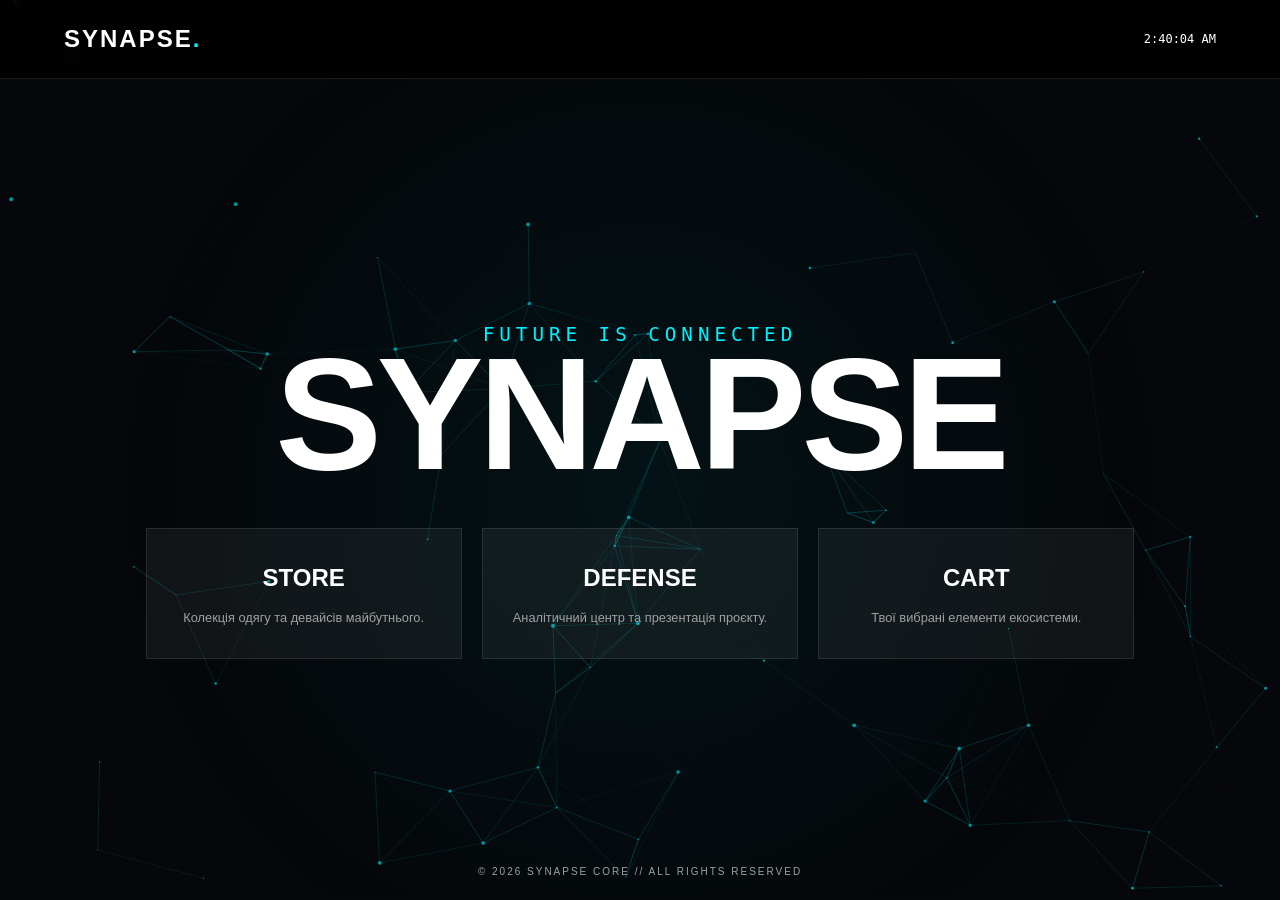
<file: index.html>
<!DOCTYPE html>
<html lang="uk">
<head>
    <meta charset="UTF-8">
    <meta name="viewport" content="width=device-width, initial-scale=1.0">
    <title>SYNAPSE // DIGITAL ECOSYSTEM</title>
    <link rel="stylesheet" href="style.css">
    <style>
        /* Специфічні стилі для головної */
        .hero-section {
            height: calc(100vh - 80px);
            display: flex;
            align-items: center;
            justify-content: center;
            position: relative;
            overflow: hidden;
        }

        .hero-content {
            text-align: center;
            z-index: 10;
        }

        .main-title {
            font-size: clamp(3rem, 15vw, 10rem);
            font-weight: 900;
            letter-spacing: -5px;
            line-height: 0.8;
            margin-bottom: 20px;
            text-transform: uppercase;
        }

        .subtitle {
            font-family: monospace;
            color: var(--accent);
            letter-spacing: 5px;
            font-size: clamp(0.8rem, 2vw, 1.2rem);
        }

        .nav-cards {
            display: grid;
            grid-template-columns: repeat(3, 1fr);
            gap: 20px;
            margin-top: 50px;
            max-width: 1000px;
        }

        .nav-card {
            background: rgba(255, 255, 255, 0.05);
            border: 1px solid var(--border);
            padding: 30px;
            text-decoration: none;
            color: white;
            transition: 0.4s cubic-bezier(0.4, 0, 0.2, 1);
            position: relative;
            overflow: hidden;
        }

        .nav-card:hover {
            background: var(--accent-dim);
            border-color: var(--accent);
            transform: translateY(-10px);
        }

        .nav-card h3 {
            font-size: 1.5rem;
            margin-bottom: 10px;
        }

        .nav-card p {
            font-size: 0.8rem;
            color: var(--text-dim);
        }

        .floating-bg {
            position: absolute;
            width: 100%;
            height: 100%;
            background: radial-gradient(circle at center, rgba(0, 242, 255, 0.05) 0%, transparent 70%);
            z-index: 1;
        }
    </style>
</head>
<body>
    <canvas id="neuron-canvas"></canvas>

    <nav>
        <a href="index.html" class="logo">SYNAPSE<span>.</span></a>
        <div id="clock" style="font-family: monospace; font-size: 12px;">00:00:00</div>
    </nav>

    <main class="hero-section">
        <div class="floating-bg"></div>
        
        <div class="hero-content">
            <p class="subtitle fade-in">FUTURE IS CONNECTED</p>
            <h1 class="main-title glitch-text">SYNAPSE</h1>
            
            <div class="nav-cards">
                <a href="shop.html" class="nav-card">
                    <h3>STORE</h3>
                    <p>Колекція одягу та девайсів майбутнього.</p>
                </a>
                <a href="project-defense.html" class="nav-card">
                    <h3>DEFENSE</h3>
                    <p>Аналітичний центр та презентація проєкту.</p>
                </a>
                <a href="checkout.html" class="nav-card">
                    <h3>CART</h3>
                    <p>Твої вибрані елементи екосистеми.</p>
                </a>
            </div>
        </div>
    </main>

    <footer style="position: absolute; bottom: 20px; width: 100%; text-align: center; color: var(--text-dim); font-size: 10px; letter-spacing: 2px;">
        © 2026 SYNAPSE CORE // ALL RIGHTS RESERVED
    </footer>

    <script src="neurons.js"></script>
    <script>
        // Оновлення годинника
        setInterval(() => {
            document.getElementById('clock').innerText = new Date().toLocaleTimeString();
        }, 1000);
    </script>
</body>
</html>
</file>
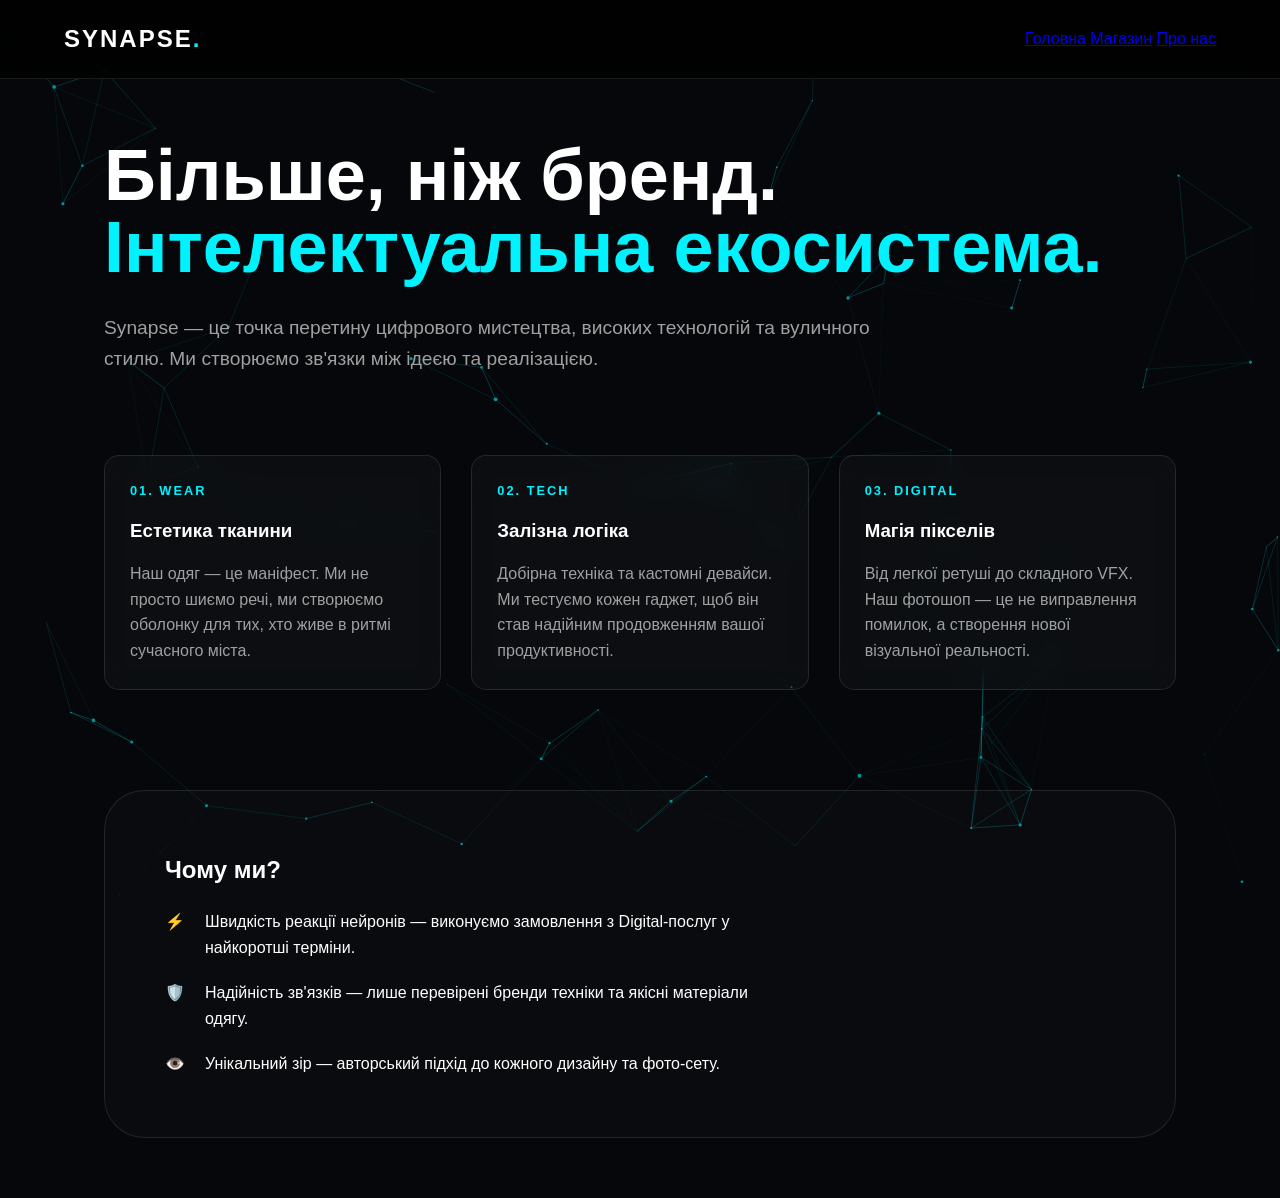
<file: about.html>
<!DOCTYPE html>
<html lang="uk">
<head>
    <meta charset="UTF-8">
    <meta name="viewport" content="width=device-width, initial-scale=1.0">
    <title>Synapse // Про нас</title>
    <link rel="stylesheet" href="style.css">
</head>
<body>
    <canvas id="neuron-canvas"></canvas>

    <nav>
        <a href="index.html" class="logo">SYNAPSE<span>.</span></a>
        <div class="nav-links">
            <a href="index.html">Головна</a>
            <a href="shop.html">Магазин</a>
            <a href="about.html" class="active">Про нас</a>
        </div>
    </nav>

    <main class="container" style="padding: 60px 5%;">
        <section style="margin-bottom: 80px; text-align: left;">
            <h1 style="font-size: clamp(2.5rem, 8vw, 4.5rem); line-height: 1; margin-bottom: 30px;">
                Більше, ніж бренд.<br><span style="color: var(--accent);">Інтелектуальна екосистема.</span>
            </h1>
            <p style="color: var(--text-dim); font-size: 1.2rem; max-width: 800px;">
                Synapse — це точка перетину цифрового мистецтва, високих технологій та вуличного стилю. Ми створюємо зв'язки між ідеєю та реалізацією.
            </p>
        </section>

        <div class="grid" style="display: grid; grid-template-columns: repeat(auto-fit, minmax(300px, 1fr)); gap: 30px;">
            
            <div class="glass-card">
                <div style="color: var(--accent); font-size: 0.8rem; font-weight: 800; letter-spacing: 2px; margin-bottom: 15px;">01. WEAR</div>
                <h3>Естетика тканини</h3>
                <p style="color: var(--text-dim); margin-top: 15px;">Наш одяг — це маніфест. Ми не просто шиємо речі, ми створюємо оболонку для тих, хто живе в ритмі сучасного міста.</p>
            </div>

            <div class="glass-card">
                <div style="color: var(--accent); font-size: 0.8rem; font-weight: 800; letter-spacing: 2px; margin-bottom: 15px;">02. TECH</div>
                <h3>Залізна логіка</h3>
                <p style="color: var(--text-dim); margin-top: 15px;">Добірна техніка та кастомні девайси. Ми тестуємо кожен гаджет, щоб він став надійним продовженням вашої продуктивності.</p>
            </div>

            <div class="glass-card">
                <div style="color: var(--accent); font-size: 0.8rem; font-weight: 800; letter-spacing: 2px; margin-bottom: 15px;">03. DIGITAL</div>
                <h3>Магія пікселів</h3>
                <p style="color: var(--text-dim); margin-top: 15px;">Від легкої ретуші до складного VFX. Наш фотошоп — це не виправлення помилок, а створення нової візуальної реальності.</p>
            </div>

        </div>

        <section style="margin-top: 100px; padding: 60px; background: rgba(255,255,255,0.02); border-radius: 40px; border: 1px solid var(--border);">
            <div style="max-width: 600px;">
                <h2 style="margin-bottom: 20px;">Чому ми?</h2>
                <div style="display: flex; flex-direction: column; gap: 20px;">
                    <div style="display: flex; gap: 20px;">
                        <span style="color: var(--accent); font-weight: 900;">⚡</span>
                        <p>Швидкість реакції нейронів — виконуємо замовлення з Digital-послуг у найкоротші терміни.</p>
                    </div>
                    <div style="display: flex; gap: 20px;">
                        <span style="color: var(--accent); font-weight: 900;">🛡️</span>
                        <p>Надійність зв'язків — лише перевірені бренди техніки та якісні матеріали одягу.</p>
                    </div>
                    <div style="display: flex; gap: 20px;">
                        <span style="color: var(--accent); font-weight: 900;">👁️</span>
                        <p>Унікальний зір — авторський підхід до кожного дизайну та фото-сету.</p>
                    </div>
                </div>
            </div>
        </section>
    </main>

    <script src="neurons.js"></script>
</body>
</html>
</file>
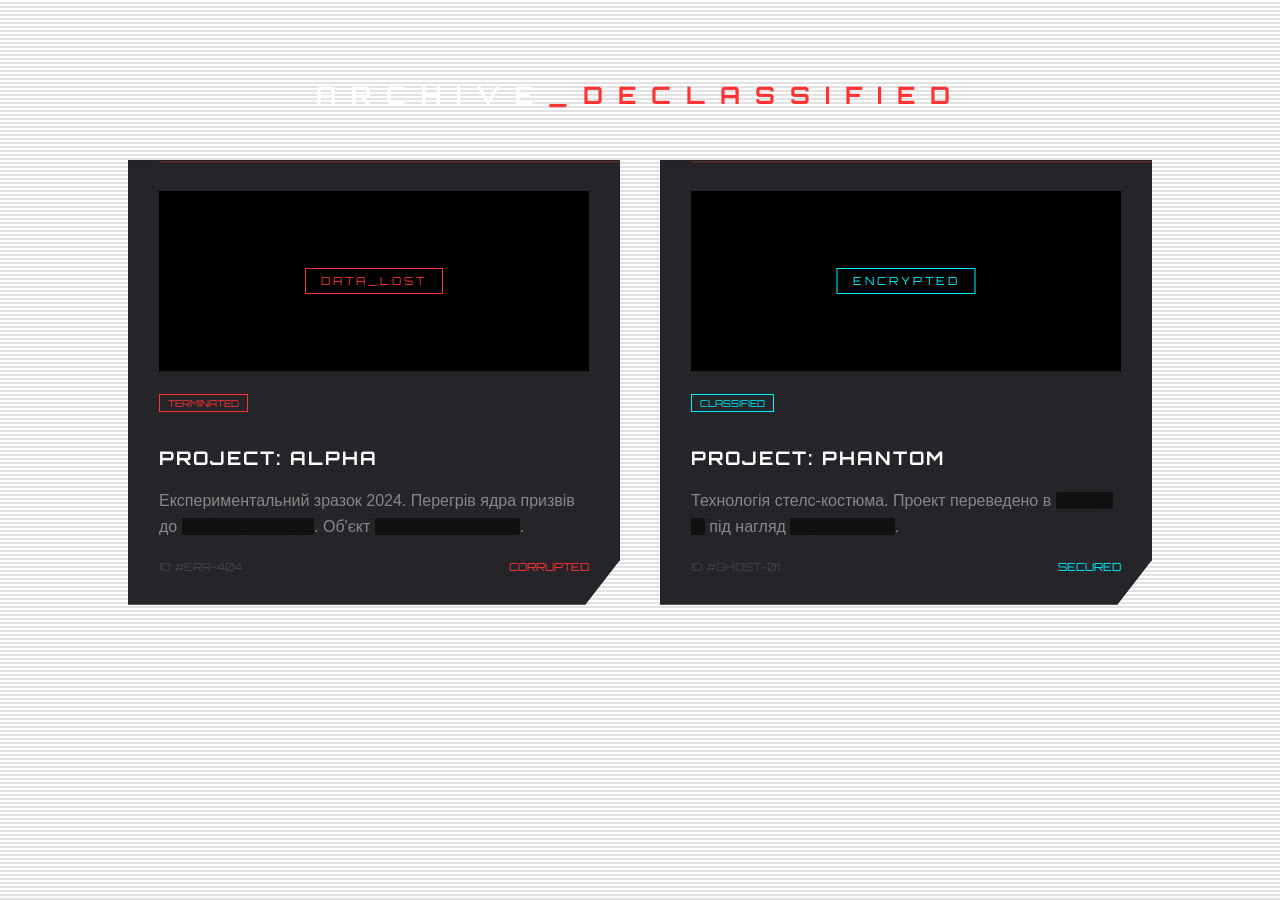
<file: archive.html>
<!DOCTYPE html>
<html lang="uk">
<head>
    <meta charset="UTF-8">
    <title>SYNAPSE // DECLASSIFIED ARCHIVE</title>
    <link href="https://fonts.googleapis.com/css2?family=Orbitron:wght@400;700;900&display=swap" rel="stylesheet">
    <style>
        :root {
            --neon: #00f2ff;
            --alert: #ff3333;
            --bg: #050505;
        }

        body {
            background-color: var(--bg);
            color: white;
            font-family: 'Segoe UI', sans-serif;
            margin: 0;
            overflow-x: hidden;
            /* Ефект старих ліній телевізора на весь екран */
            background: linear-gradient(rgba(18, 16, 16, 0) 50%, rgba(0, 0, 0, 0.1) 50%), 
                        linear-gradient(90deg, rgba(255, 0, 0, 0.03), rgba(0, 255, 0, 0.01), rgba(0, 0, 255, 0.03));
            background-size: 100% 4px, 3px 100%;
        }

        .section { padding: 60px 10%; }

        /* Сітка карток */
        .grid {
            display: grid;
            grid-template-columns: repeat(auto-fit, minmax(320px, 1fr));
            gap: 40px;
        }

        /* КАРТКА З ГЛІТЧЕМ */
        .archive-card {
            background: rgba(15, 15, 20, 0.9);
            border: 1px solid #222;
            padding: 30px;
            position: relative;
            transition: 0.4s;
            clip-path: polygon(0 0, 100% 0, 100% 90%, 93% 100%, 0 100%);
        }

        .archive-card:hover {
            border-color: var(--alert);
            box-shadow: 0 0 20px rgba(255, 51, 51, 0.2);
            transform: scale(1.02);
        }

        /* ЕФЕКТ ШУМУ (STATIC) */
        .static-noise {
            width: 100%;
            height: 180px;
            background: #000;
            position: relative;
            overflow: hidden;
            border-bottom: 2px solid #222;
            margin-bottom: 20px;
        }

        .static-noise::before {
            content: "";
            position: absolute;
            top: 0; left: 0; width: 100%; height: 100%;
            background: url('https://media.giphy.com/media/oEI9uWUicS3Ze/giphy.gif'); /* Гіфка шуму для 100% роботи */
            background-size: cover;
            opacity: 0.1;
        }

        .no-signal-text {
            position: absolute;
            top: 50%; left: 50%;
            transform: translate(-50%, -50%);
            font-family: 'Orbitron';
            color: var(--alert);
            border: 1px solid var(--alert);
            padding: 5px 15px;
            font-size: 0.7rem;
            letter-spacing: 3px;
            background: rgba(0,0,0,0.9);
        }

        /* REDACTED ТЕКСТ */
        .redacted {
            background: #111;
            color: #111;
            padding: 0 5px;
            transition: 0.3s;
            border-radius: 2px;
            cursor: pointer;
        }

        .redacted:hover {
            background: var(--alert);
            color: black;
        }

        .status-badge {
            font-family: 'Orbitron';
            color: var(--alert);
            font-size: 0.6rem;
            border: 1px solid var(--alert);
            padding: 2px 8px;
            display: inline-block;
            margin-bottom: 15px;
        }

        h3 { font-family: 'Orbitron'; letter-spacing: 2px; }

        /* Декоративні скануючі лінії */
        .scanline {
            width: 100%;
            height: 2px;
            background: rgba(255, 51, 51, 0.2);
            position: absolute;
            top: 0;
            animation: moveScan 4s linear infinite;
        }

        @keyframes moveScan {
            0% { top: 0; }
            100% { top: 100%; }
        }
    </style>
</head>
<body>

    <section class="section">
        <h1 style="font-family: 'Orbitron'; color: white; text-align: center; letter-spacing: 15px; margin-bottom: 50px;">
            ARCHIVE<span style="color: var(--alert);">_DECLASSIFIED</span>
        </h1>

        <div class="grid">
            
            <div class="archive-card">
                <div class="scanline"></div>
                <div class="static-noise">
                    <div class="no-signal-text">DATA_LOST</div>
                </div>
                
                <div class="status-badge">TERMINATED</div>
                <h3>PROJECT: ALPHA</h3>
                <p style="color: #888; line-height: 1.6;">
                    Експериментальний зразок 2024. Перегрів ядра призвів до 
                    <span class="redacted">вибуху реактора</span>. 
                    Об'єкт <span class="redacted">повністю знищено</span>.
                </p>
                <div style="margin-top: 20px; color: #444; font-size: 0.7rem; font-family: 'Orbitron'; display: flex; justify-content: space-between;">
                    <span>ID: #ERR-404</span>
                    <span style="color: var(--alert);">CORRUPTED</span>
                </div>
            </div>

            <div class="archive-card">
                <div class="scanline" style="animation-delay: 2s;"></div>
                <div class="static-noise">
                    <div class="no-signal-text" style="color: var(--neon); border-color: var(--neon);">ENCRYPTED</div>
                </div>

                <div class="status-badge" style="color: var(--neon); border-color: var(--neon);">CLASSIFIED</div>
                <h3>PROJECT: PHANTOM</h3>
                <p style="color: #888; line-height: 1.6;">
                    Технологія стелс-костюма. Проект переведено в 
                    <span class="redacted">Сектор 7</span> під нагляд 
                    <span class="redacted">Ради Десяти</span>.
                </p>
                <div style="margin-top: 20px; color: #444; font-size: 0.7rem; font-family: 'Orbitron'; display: flex; justify-content: space-between;">
                    <span>ID: #GHOST-01</span>
                    <span style="color: var(--neon);">SECURED</span>
                </div>
            </div>

        </div>
    </section>

</body>
</html>
</file>
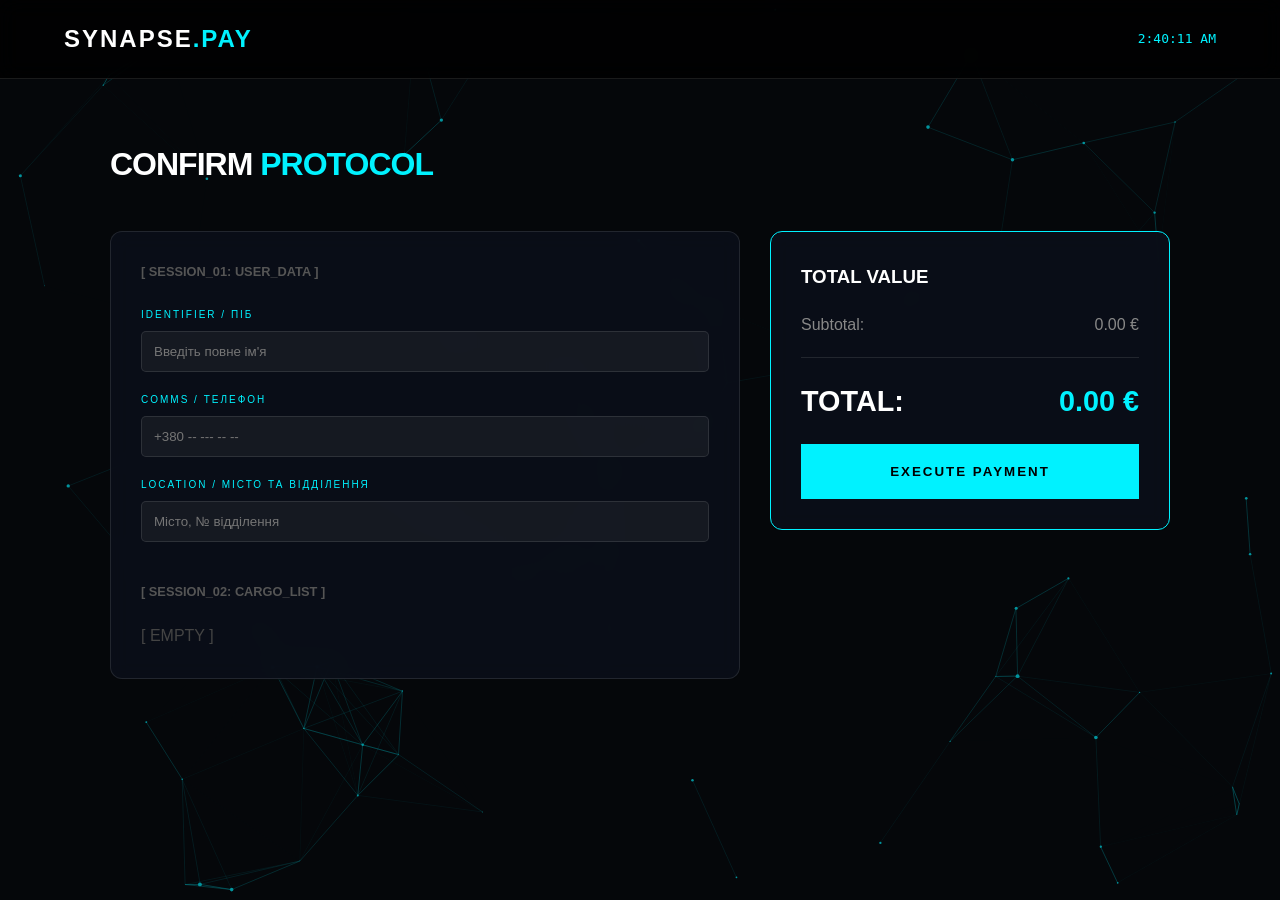
<file: checkout.html>
<!DOCTYPE html>
<html lang="uk">
<head>
    <meta charset="UTF-8">
    <meta name="viewport" content="width=device-width, initial-scale=1.0">
    <title>SYNAPSE // SECURE CHECKOUT</title>
    <link rel="stylesheet" href="style.css">
    <style>
        :root { --accent: #00f2ff; --border: rgba(255, 255, 255, 0.1); }
        body { background: #05070a; color: white; margin: 0; font-family: 'Segoe UI', sans-serif; overflow-x: hidden; }
        
        .container { max-width: 1100px; margin: 0 auto; padding: 20px; position: relative; z-index: 2; }
        .checkout-grid { display: grid; grid-template-columns: 1fr 400px; gap: 30px; margin-top: 40px; }
        
        .panel { 
            background: rgba(10, 15, 25, 0.9); 
            border: 1px solid var(--border); 
            padding: 30px; 
            border-radius: 12px; 
            backdrop-filter: blur(10px);
        }

        /* Форма */
        .input-group { margin-bottom: 20px; }
        .input-group label { display: block; font-size: 10px; color: var(--accent); margin-bottom: 8px; letter-spacing: 2px; }
        .input-group input { 
            width: 100%; background: rgba(255,255,255,0.05); border: 1px solid var(--border); 
            padding: 12px; color: white; border-radius: 5px; outline: none; transition: 0.3s;
            box-sizing: border-box;
        }
        .input-group input:focus { border-color: var(--accent); background: rgba(0, 242, 255, 0.08); }

        /* Список товарів */
        .cart-item { display: flex; justify-content: space-between; padding: 12px 0; border-bottom: 1px solid rgba(255,255,255,0.05); font-family: monospace; }

        /* Кнопка */
        .checkout-btn {
            width: 100%; padding: 20px; background: var(--accent); color: #000;
            border: none; font-weight: 900; cursor: pointer; letter-spacing: 2px; 
            margin-top: 20px; text-transform: uppercase; transition: 0.3s;
        }
        .checkout-btn:hover { box-shadow: 0 0 30px var(--accent); transform: translateY(-2px); }

        /* Хакерський термінал */
        #payment-overlay {
            position: fixed; top: 0; left: 0; width: 100%; height: 100%;
            background: rgba(0,0,0,0.98); display: none; z-index: 10000;
            flex-direction: column; align-items: center; justify-content: center;
        }
        .terminal-box { 
            width: 450px; border: 1px solid var(--accent); padding: 30px; 
            background: #000; font-family: 'Courier New', monospace; 
            box-shadow: 0 0 50px rgba(0, 242, 255, 0.2);
        }
        .progress-bar { width: 100%; height: 2px; background: #111; margin-top: 20px; }
        .progress-fill { width: 0%; height: 100%; background: var(--accent); transition: width 0.4s; }
    </style>
</head>
<body>
    <canvas id="neuron-canvas"></canvas>

    <nav>
        <a href="index.html" class="logo">SYNAPSE<span>.PAY</span></a>
        <div id="clock" style="font-family: monospace; color: var(--accent);">00:00:00</div>
    </nav>

    <main class="container">
        <h1 style="margin-top: 40px; letter-spacing: -1px;">CONFIRM <span style="color:var(--accent)">PROTOCOL</span></h1>
        
        <div class="checkout-grid">
            <div class="panel">
                <h3 style="margin-bottom: 25px; font-size: 0.8rem; color: #555;">[ SESSION_01: USER_DATA ]</h3>
                <div class="input-group">
                    <label>IDENTIFIER / ПІБ</label>
                    <input type="text" id="user-name" placeholder="Введіть повне ім'я">
                </div>
                <div class="input-group">
                    <label>COMMS / ТЕЛЕФОН</label>
                    <input type="text" id="user-phone" placeholder="+380 -- --- -- --">
                </div>
                <div class="input-group">
                    <label>LOCATION / МІСТО ТА ВІДДІЛЕННЯ</label>
                    <input type="text" id="user-city" placeholder="Місто, № відділення">
                </div>

                <h3 style="margin: 40px 0 20px; font-size: 0.8rem; color: #555;">[ SESSION_02: CARGO_LIST ]</h3>
                <div id="items-list"></div>
            </div>

            <div class="panel" style="border-color: var(--accent); height: fit-content; position: sticky; top: 20px;">
                <h3 style="margin-bottom: 20px;">TOTAL VALUE</h3>
                <div style="display:flex; justify-content:space-between; margin-bottom:10px; color: #888;">
                    <span>Subtotal:</span>
                    <span id="subtotal">0.00 €</span>
                </div>
                <div style="display:flex; justify-content:space-between; font-size: 1.8rem; font-weight: 900; margin-top: 20px; border-top: 1px solid var(--border); padding-top: 20px;">
                    <span>TOTAL:</span>
                    <span id="total-price" style="color: var(--accent);">0.00 €</span>
                </div>

                <button class="checkout-btn" onclick="executeTransaction()">Execute Payment</button>
            </div>
        </div>
    </main>

    <div id="payment-overlay">
        <div class="terminal-box">
            <div id="terminal-text" style="color: var(--accent); font-size: 13px; line-height: 1.8;">
                > Ініціалізація SYNAPSE_ENCRYPT...<br>
            </div>
            <div class="progress-bar"><div id="fill" class="progress-fill"></div></div>
        </div>
    </div>

    <script src="neurons.js"></script>
    <script>
        function renderCart() {
            const cart = JSON.parse(localStorage.getItem('synapse_cart')) || [];
            const list = document.getElementById('items-list');
            let subtotal = 0;
            if(cart.length === 0) { list.innerHTML = "<p style='color:#444;'>[ EMPTY ]</p>"; return; }
            list.innerHTML = cart.map(item => {
                subtotal += item.price;
                return `<div class="cart-item"><span>${item.name}</span><span>${item.price.toFixed(2)} €</span></div>`;
            }).join('');
            document.getElementById('subtotal').innerText = subtotal.toFixed(2) + " €";
            document.getElementById('total-price').innerText = subtotal.toFixed(2) + " €";
        }

        async function executeTransaction() {
            const name = document.getElementById('user-name').value;
            const phone = document.getElementById('user-phone').value;
            const city = document.getElementById('user-city').value;
            const cart = JSON.parse(localStorage.getItem('synapse_cart')) || [];

            if(!name || !phone || !city) { alert("ERROR: Missing user credentials."); return; }
            if(cart.length === 0) return;

            document.getElementById('payment-overlay').style.display = 'flex';
            const text = document.getElementById('terminal-text');
            const fill = document.getElementById('fill');

            const steps = [
                { m: "> Connecting to neural node...", p: 20 },
                { m: "> Encoding identity: " + name + "...", p: 50 },
                { m: "> Authorizing via Telegram Gateway...", p: 80 },
                { m: "> SUCCESS: Order transmitted.", p: 100 }
            ];

            for (let step of steps) {
                await new Promise(r => setTimeout(r, 1000));
                text.innerHTML += step.m + "<br>";
                fill.style.width = step.p + "%";
            }

            const total = document.getElementById('total-price').innerText;
            const orderMsg = `⚡️ NEW_ORDER_DETECTED\n\n👤 USER: ${name}\n📞 TEL: ${phone}\n📍 LOC: ${city}\n\n📦 ITEMS:\n${cart.map(i => "• " + i.name).join('\n')}\n\n💰 TOTAL: ${total}`;
            
            sendToTelegram(orderMsg);

            setTimeout(() => {
                localStorage.removeItem('synapse_cart');
                window.location.href = 'index.html';
            }, 1500);
        }

        function sendToTelegram(msg) {
            // Маскування токена від GitHub
            const a = "8047659686";
            const b = "AAG-D9BsY0e";
            const c = "AVuxmrMYPnqes7rFubf7r0D8";
            const token = `${a}:${b}${c}`;
            const chatId = "1373957496";
            
            fetch(`https://api.telegram.org/bot${token}/sendMessage?chat_id=${chatId}&text=${encodeURIComponent(msg)}`);
        }

        setInterval(() => { document.getElementById('clock').innerText = new Date().toLocaleTimeString(); }, 1000);
        window.onload = renderCart;
    </script>
</body>
</html>
</file>
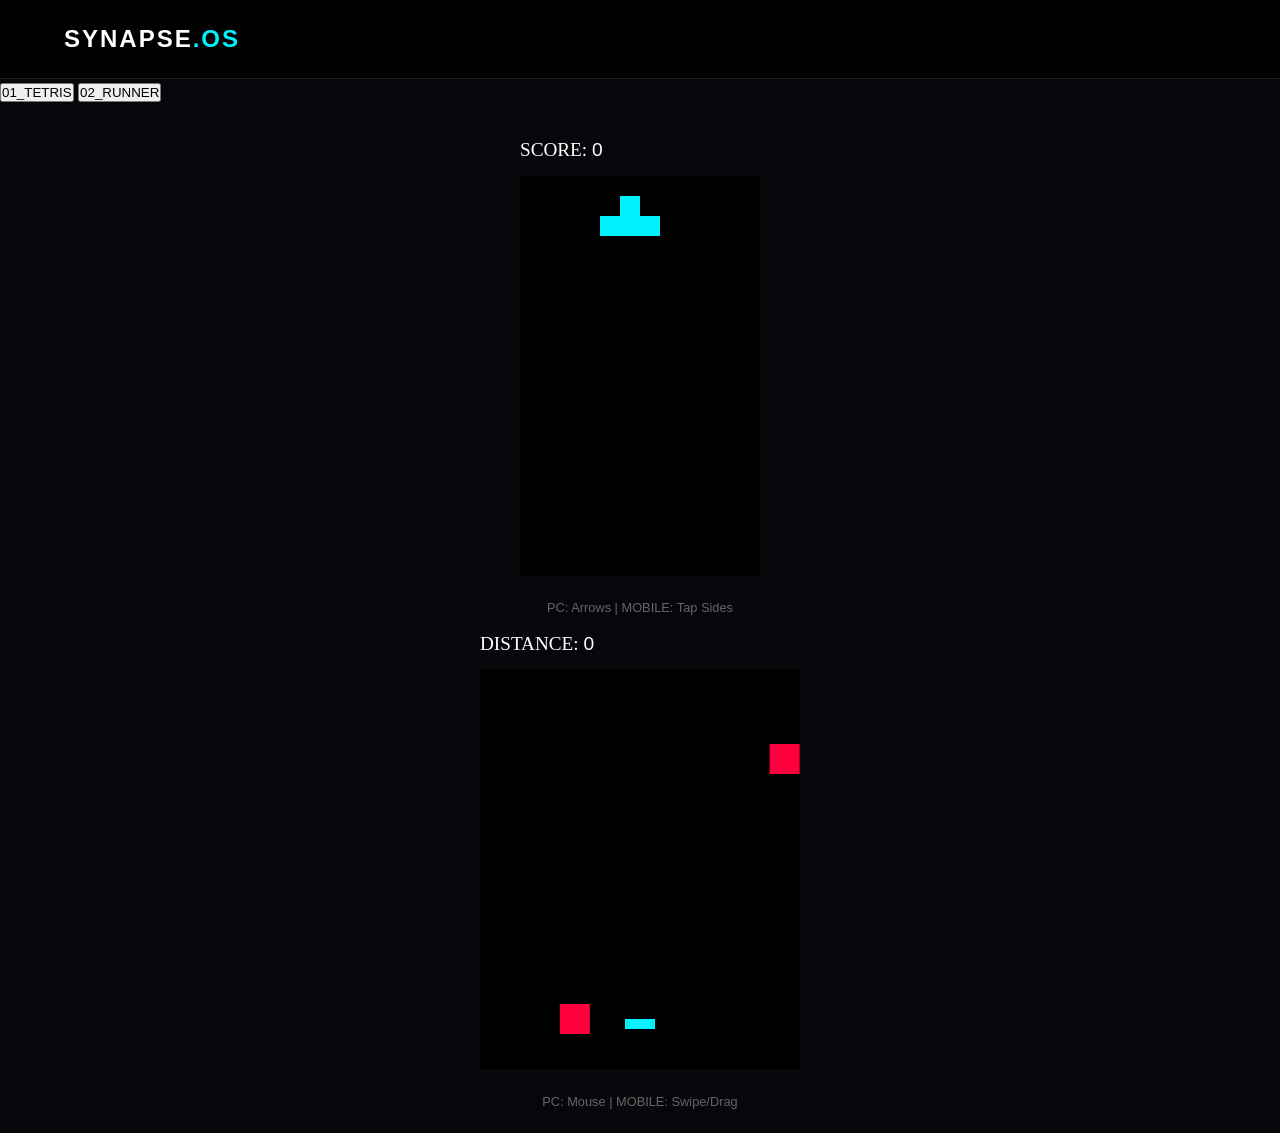
<file: game.html>
<!DOCTYPE html>
<html lang="uk">
<head>
    <meta charset="UTF-8">
    <meta name="viewport" content="width=device-width, initial-scale=1.0, maximum-scale=1.0, user-scalable=no">
    <title>SYNAPSE // STABLE_CORE</title>
    <link rel="stylesheet" href="style.css">
    <style>
        .game-container {
            display: flex;
            flex-direction: column;
            align-items: center;
            padding: 20px;
            min-height: 80vh;
        }
        canvas {
            background: #000;
            border: 2px solid var(--neon);
            box-shadow: 0 0 20px var(--neon-rgba);
            touch-action: none; /* Фікс для мобілок */
        }
        .ui-info {
            font-family: 'Orbitron';
            color: var(--neon);
            margin: 10px 0;
            font-size: 1.2rem;
        }
        .controls-hint {
            margin-top: 15px;
            font-size: 0.8rem;
            color: #666;
            text-align: center;
        }
    </style>
</head>
<body>
    <div class="vortex-bg"></div>
    <nav><a href="index.html" class="logo">SYNAPSE<span>.OS</span></a></nav>

    <div class="tab-container">
        <button class="tab-btn active" id="t-btn" onclick="showGame('tetris')">01_TETRIS</button>
        <button class="tab-btn" id="r-btn" onclick="showGame('runner')">02_RUNNER</button>
    </div>

    <div class="game-container">
        <div id="tetris-section" class="game-view active">
            <div class="ui-info">SCORE: <span id="t-score">0</span></div>
            <canvas id="tetris-cvs" width="240" height="400"></canvas>
            <div class="controls-hint">PC: Arrows | MOBILE: Tap Sides</div>
        </div>

        <div id="runner-section" class="game-view">
            <div class="ui-info">DISTANCE: <span id="r-score">0</span></div>
            <canvas id="runner-cvs" width="320" height="400"></canvas>
            <div class="controls-hint">PC: Mouse | MOBILE: Swipe/Drag</div>
        </div>
    </div>

    <script>
        // --- СИСТЕМА ВКЛАДОК ---
        function showGame(game) {
            document.querySelectorAll('.game-view').forEach(v => v.classList.remove('active'));
            document.querySelectorAll('.tab-btn').forEach(b => b.classList.remove('active'));
            if(game === 'tetris') {
                document.getElementById('tetris-section').classList.add('active');
                document.getElementById('t-btn').classList.add('active');
            } else {
                document.getElementById('runner-section').classList.add('active');
                document.getElementById('r-btn').classList.add('active');
            }
        }

        // --- ЛОГІКА ТЕТРИСУ ---
        const tCvs = document.getElementById('tetris-cvs');
        const tCtx = tCvs.getContext('2d');
        tCtx.scale(20, 20);

        const arena = Array.from({length: 20}, () => Array(12).fill(0));
        const pieces = 'ILJOTSZ';
        let player = { pos: {x: 4, y: 0}, matrix: createPiece('T'), score: 0 };

        function createPiece(type) {
            if (type === 'I') return [[0,1,0,0],[0,1,0,0],[0,1,0,0],[0,1,0,0]];
            if (type === 'L') return [[0,2,0],[0,2,0],[0,2,2]];
            if (type === 'T') return [[0,3,0],[3,3,3],[0,0,0]];
            return [[4,4],[4,4]]; // Square
        }

        function draw() {
            tCtx.fillStyle = '#000';
            tCtx.fillRect(0,0,12,20);
            drawMatrix(arena, {x:0, y:0});
            drawMatrix(player.matrix, player.pos);
        }

        function drawMatrix(matrix, offset) {
            matrix.forEach((row, y) => {
                row.forEach((val, x) => {
                    if (val !== 0) {
                        tCtx.fillStyle = '#00f2ff';
                        tCtx.fillRect(x + offset.x, y + offset.y, 1, 1);
                    }
                });
            });
        }

        function playerDrop() {
            player.pos.y++;
            if (collide()) {
                player.pos.y--;
                merge();
                playerReset();
                clearLines();
            }
        }

        function collide() {
            const [m, o] = [player.matrix, player.pos];
            for (let y = 0; y < m.length; ++y) {
                for (let x = 0; x < m[y].length; ++x) {
                    if (m[y][x] !== 0 && (arena[y + o.y] && arena[y + o.y][x + o.x]) !== 0) return true;
                }
            }
            return false;
        }

        function merge() {
            player.matrix.forEach((row, y) => {
                row.forEach((val, x) => {
                    if (val !== 0) arena[y + player.pos.y][x + player.pos.x] = val;
                });
            });
        }

        function playerReset() {
            player.matrix = createPiece(pieces[Math.floor(Math.random()*pieces.length)]);
            player.pos.y = 0;
            player.pos.x = 4;
            if (collide()) arena.forEach(r => r.fill(0)); // Game Over
        }

        function clearLines() {
            outer: for(let y=19; y>0; y--) {
                for(let x=0; x<12; x++) if(arena[y][x] === 0) continue outer;
                arena.splice(y, 1);
                arena.unshift(new Array(12).fill(0));
                player.score += 100;
                document.getElementById('t-score').innerText = player.score;
            }
        }

        // --- ЛОГІКА РАННЕРА ---
        const rCvs = document.getElementById('runner-cvs');
        const rCtx = rCvs.getContext('2d');
        let rPos = 160, rScore = 0, obs = [];

        function updateRunner() {
            rCtx.fillStyle = '#000';
            rCtx.fillRect(0,0,320,400);
            
            // Гравець
            rCtx.fillStyle = '#00f2ff';
            rCtx.fillRect(rPos - 15, 350, 30, 10);

            // Перешкоди
            if(Math.random() < 0.05) obs.push({x: Math.random()*290, y: -30});
            obs.forEach((o, i) => {
                o.y += 5;
                rCtx.fillStyle = '#ff003c';
                rCtx.fillRect(o.x, o.y, 30, 30);
                if(o.y > 340 && o.y < 370 && Math.abs(o.x - (rPos-15)) < 30) {
                    obs = []; rScore = 0; // Collision
                }
                if(o.y > 400) { obs.splice(i,1); rScore += 10; }
            });
            document.getElementById('r-score').innerText = rScore;
        }

        // Керування
        window.addEventListener('keydown', e => {
            if(e.key === 'ArrowLeft') player.pos.x--;
            if(e.key === 'ArrowRight') player.pos.x++;
            if(e.key === 'ArrowDown') playerDrop();
        });

        rCvs.addEventListener('mousemove', e => {
            const rect = rCvs.getBoundingClientRect();
            rPos = (e.clientX - rect.left) * (320 / rect.width);
        });

        // Loop
        let last = 0;
        function loop(t = 0) {
            const dt = t - last;
            if(dt > 1000) { playerDrop(); last = t; }
            
            draw();
            updateRunner();
            requestAnimationFrame(loop);
        }
        loop();
    </script>
</body>
</html>
</file>
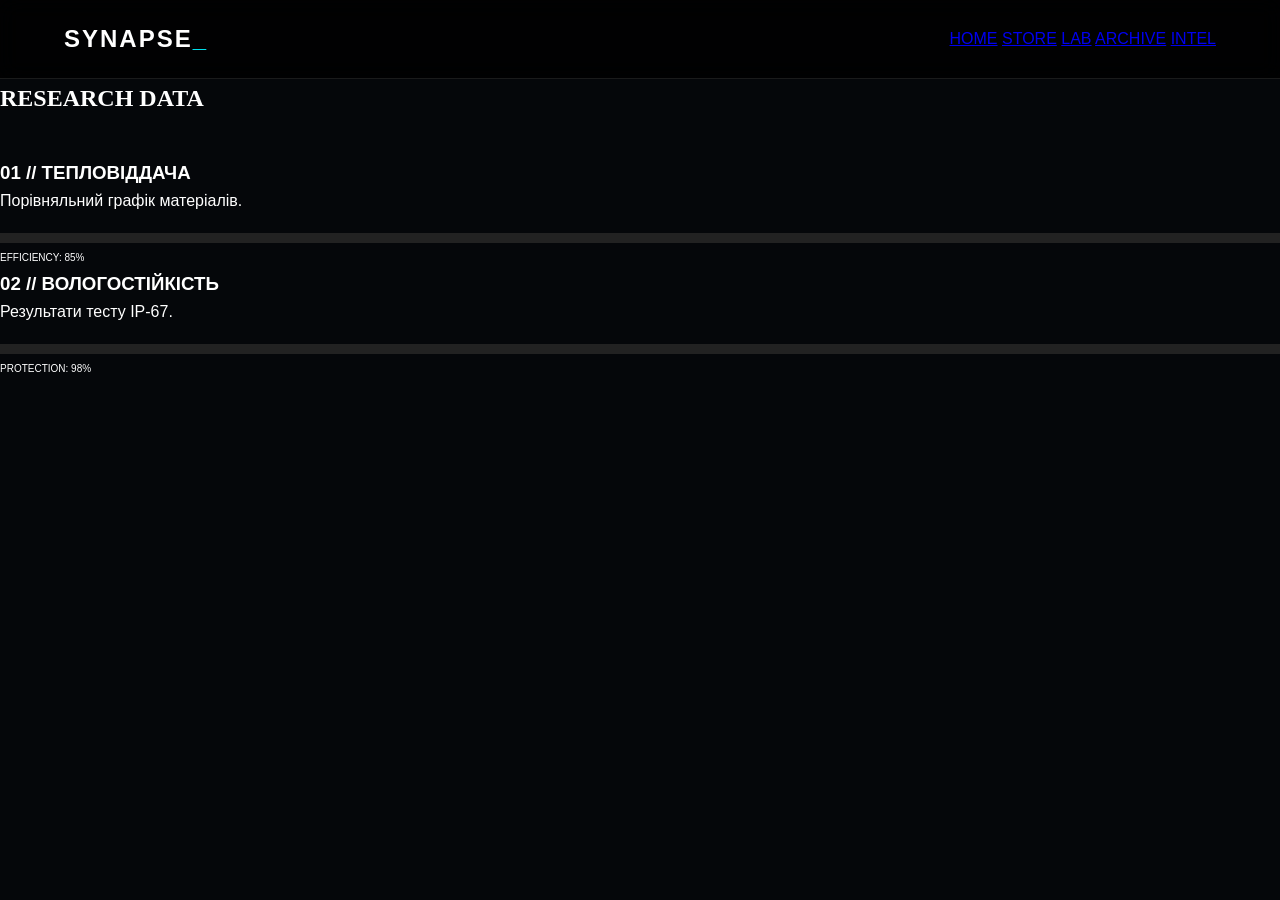
<file: lab.html>
<!DOCTYPE html>
<html lang="uk">
<head>
    <meta charset="UTF-8">
    <title>SYNAPSE // LAB</title>
    <link rel="stylesheet" href="style.css">
</head>
<body>
    <div id="cursor-blur"></div>
    <nav>
        <a href="index.html" class="logo">SYNAPSE<span>_</span></a>
        <div class="nav-links">
            <a href="index.html">HOME</a>
            <a href="shop.html">STORE</a>
            <a href="lab.html" class="active">LAB</a>
            <a href="archive.html">ARCHIVE</a>
            <a href="about.html">INTEL</a>
        </div>
    </nav>

    <section class="section">
        <h2 style="font-family: 'Orbitron'; color: var(--neon);">RESEARCH DATA</h2>
        <div class="grid" style="margin-top: 40px;">
            <div class="card">
                <h3>01 // ТЕПЛОВІДДАЧА</h3>
                <p>Порівняльний графік матеріалів.</p>
                
                <div style="margin-top:20px; height: 10px; background: #222; width: 100%;">
                    <div style="height: 100%; width: 85%; background: var(--neon);"></div>
                </div>
                <span style="font-size: 10px; color: var(--neon);">EFFICIENCY: 85%</span>
            </div>
            
            <div class="card">
                <h3>02 // ВОЛОГОСТІЙКІСТЬ</h3>
                <p>Результати тесту IP-67.</p>
                 <div style="margin-top:20px; height: 10px; background: #222; width: 100%;">
                    <div style="height: 100%; width: 98%; background: var(--neon);"></div>
                </div>
                <span style="font-size: 10px; color: var(--neon);">PROTECTION: 98%</span>
            </div>
        </div>
    </section>

    <script>
        const blur = document.getElementById('cursor-blur');
        document.addEventListener('mousemove', e => {
            blur.style.left = e.clientX + 'px'; blur.style.top = e.clientY + 'px';
        });
    </script>
</body>
</html>
</file>
<file: style.css>
/* --- ОСНОВНІ ЗМІННІ ТА НАЛАШТУВАННЯ --- */
:root {
    --accent: #00f2ff;
    --accent-glow: rgba(0, 242, 255, 0.5);
    --bg-dark: #05070a;
    --text: #ffffff;
    --text-dim: #a0a0a0;
    --card-bg: rgba(255, 255, 255, 0.03);
    --border: rgba(255, 255, 255, 0.1);
}

* {
    margin: 0;
    padding: 0;
    box-sizing: border-box;
    font-family: 'Segoe UI', Roboto, Helvetica, Arial, sans-serif;
}

body {
    background-color: var(--bg-dark);
    color: var(--text);
    line-height: 1.6;
    overflow-x: hidden;
}

/* --- ФОНОВИЙ КАНВАС (НЕЙРОНИ) --- */
#neuron-canvas {
    position: fixed;
    top: 0;
    left: 0;
    width: 100%;
    height: 100%;
    z-index: -1;
    pointer-events: none;
    opacity: 0.6;
}

/* --- КОНТЕЙНЕР --- */
.container {
    max-width: 1200px;
    margin: 0 auto;
    padding: 0 20px;
}

/* --- НАВІГАЦІЯ --- */
nav {
    display: flex;
    justify-content: space-between;
    align-items: center;
    padding: 20px 5%;
    background: rgba(0, 0, 0, 0.8);
    backdrop-filter: blur(10px);
    position: sticky;
    top: 0;
    z-index: 1000;
    border-bottom: 1px solid var(--border);
}

.logo {
    font-size: 1.5rem;
    font-weight: 900;
    letter-spacing: 2px;
    text-decoration: none;
    color: white;
}

.logo span {
    color: var(--accent);
}

/* --- СКЛЯНІ КАРТКИ (GLASSMORPHISM) --- */
.glass-card {
    background: var(--card-bg);
    border: 1px solid var(--border);
    backdrop-filter: blur(15px);
    border-radius: 15px;
    padding: 25px;
    transition: transform 0.3s ease, border-color 0.3s ease;
}

.glass-card:hover {
    transform: translateY(-5px);
    border-color: var(--accent);
    box-shadow: 0 10px 30px rgba(0, 0, 0, 0.5);
}

/* --- КНОПКИ --- */
.buy-btn {
    background: transparent;
    border: 1px solid var(--accent);
    color: var(--accent);
    padding: 12px 25px;
    border-radius: 5px;
    font-weight: bold;
    cursor: pointer;
    transition: all 0.3s ease;
    text-transform: uppercase;
    letter-spacing: 1px;
}

.buy-btn:hover {
    background: var(--accent);
    color: black;
    box-shadow: 0 0 20px var(--accent-glow);
}

/* --- ВИСУВНЕ МЕНЮ --- */
.side-nav {
    position: fixed;
    top: 0;
    right: -300px;
    width: 300px;
    height: 100%;
    background: rgba(5, 7, 10, 0.95);
    backdrop-filter: blur(20px);
    z-index: 2000;
    padding: 40px;
    transition: 0.5s cubic-bezier(0.77, 0, 0.175, 1);
    border-left: 1px solid var(--border);
}

.side-nav.active {
    right: 0;
}

.side-links {
    margin-top: 50px;
    display: flex;
    flex-direction: column;
    gap: 20px;
}

.side-links a {
    color: white;
    text-decoration: none;
    font-size: 1.2rem;
    transition: 0.3s;
}

.side-links a:hover {
    color: var(--accent);
    padding-left: 10px;
}

/* --- СПИСКИ --- */
.feature-list {
    list-style: none;
}

.feature-list li {
    margin-bottom: 10px;
    position: relative;
    padding-left: 20px;
}

.feature-list li::before {
    content: "●";
    color: var(--accent);
    position: absolute;
    left: 0;
    font-size: 0.8rem;
}

/* --- АНІМАЦІЇ ПОЯВИ --- */
[data-aos="fade-up"] {
    opacity: 0;
    transform: translateY(30px);
    transition: all 0.8s ease-out;
}

.visible {
    opacity: 1 !important;
    transform: translateY(0) !important;
}
</file>
